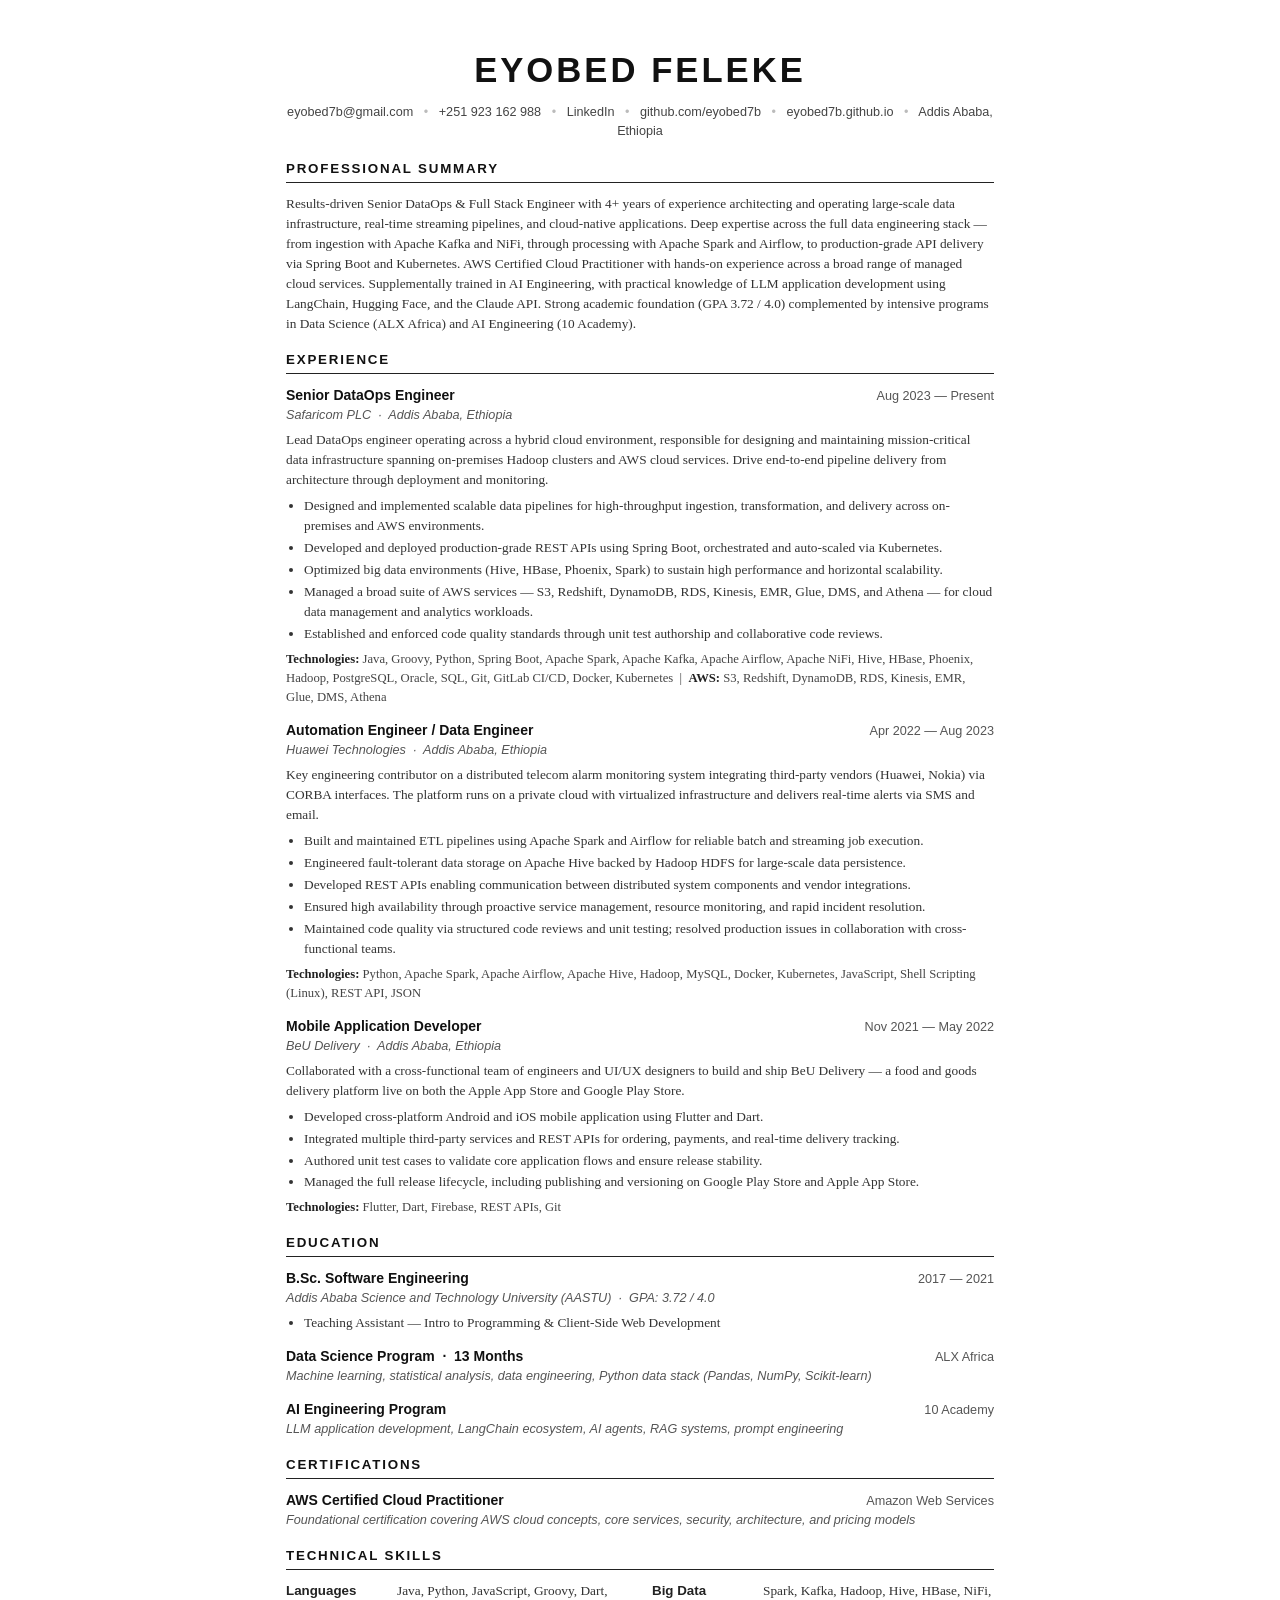
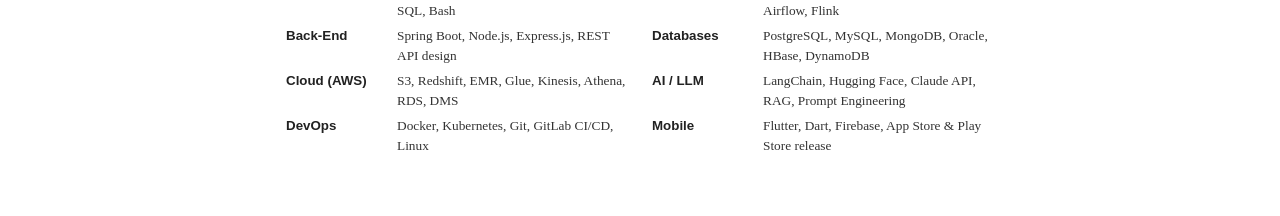
<file: assets/resume.html>
<!DOCTYPE html>
<html lang="en">
<head>
  <meta charset="UTF-8" />
  <meta name="viewport" content="width=device-width, initial-scale=1.0" />
  <title>Eyobed Feleke — Resume</title>
  <style>
    * { margin: 0; padding: 0; box-sizing: border-box; }

    body {
      font-family: 'Georgia', 'Times New Roman', serif;
      font-size: 10.5pt;
      color: #222;
      background: #fff;
      max-width: 820px;
      margin: 0 auto;
      padding: 44px 56px;
      line-height: 1.5;
    }

    /* ── Header ── */
    .header { text-align: center; margin-bottom: 18px; }

    .header h1 {
      font-family: 'Arial', sans-serif;
      font-size: 26pt;
      font-weight: 700;
      letter-spacing: 3px;
      text-transform: uppercase;
      color: #111;
      margin-bottom: 7px;
    }

    .contact {
      font-family: 'Arial', sans-serif;
      font-size: 9.5pt;
      color: #444;
    }
    .contact a { color: #444; text-decoration: none; }
    .contact a:hover { text-decoration: underline; }
    .contact .sep { margin: 0 7px; color: #bbb; }

    /* ── Section ── */
    .section { margin-bottom: 16px; }

    .section-title {
      font-family: 'Arial', sans-serif;
      font-size: 10pt;
      font-weight: 700;
      text-transform: uppercase;
      letter-spacing: 1.8px;
      color: #111;
      border-bottom: 1.5px solid #222;
      padding-bottom: 3px;
      margin-bottom: 11px;
    }

    /* ── Entry ── */
    .entry { margin-bottom: 13px; }

    .entry-header {
      display: flex;
      justify-content: space-between;
      align-items: baseline;
      gap: 8px;
    }

    .entry-title {
      font-family: 'Arial', sans-serif;
      font-size: 10.5pt;
      font-weight: 700;
      color: #111;
    }

    .entry-date {
      font-family: 'Arial', sans-serif;
      font-size: 9.5pt;
      color: #555;
      white-space: nowrap;
      flex-shrink: 0;
    }

    .entry-subtitle {
      font-family: 'Arial', sans-serif;
      font-size: 9.5pt;
      color: #555;
      font-style: italic;
      margin-bottom: 5px;
    }

    p.desc {
      font-size: 10pt;
      color: #333;
      margin-bottom: 6px;
    }

    ul {
      margin-left: 18px;
      margin-bottom: 6px;
    }
    ul li {
      font-size: 10pt;
      color: #333;
      margin-bottom: 2px;
    }

    .tech {
      font-size: 9.5pt;
      color: #444;
      margin-top: 4px;
    }
    .tech strong { color: #222; }

    /* ── Skills grid ── */
    .skills-grid {
      display: grid;
      grid-template-columns: 1fr 1fr;
      gap: 5px 24px;
    }

    .skill-row {
      display: flex;
      font-size: 10pt;
      gap: 6px;
    }

    .skill-label {
      font-family: 'Arial', sans-serif;
      font-weight: 700;
      min-width: 105px;
      color: #222;
      flex-shrink: 0;
    }

    .skill-value { color: #333; }

    /* ── Print ── */
    @media print {
      body { padding: 0; }
      @page { margin: 0.55in 0.6in; size: A4; }
    }
  </style>
</head>
<body>

  <!-- ═══════════════ HEADER ═══════════════ -->
  <div class="header">
    <h1>Eyobed Feleke</h1>
    <div class="contact">
      <a href="mailto:eyobed7b@gmail.com">eyobed7b@gmail.com</a>
      <span class="sep">•</span>
      +251 923 162 988
      <span class="sep">•</span>
      <a href="https://www.linkedin.com/in/eyobed-feleke-5157a9166/" target="_blank">LinkedIn</a>
      <span class="sep">•</span>
      <a href="https://github.com/eyobed7b" target="_blank">github.com/eyobed7b</a>
      <span class="sep">•</span>
      <a href="https://eyobed7b.github.io/" target="_blank">eyobed7b.github.io</a>
      <span class="sep">•</span>
      Addis Ababa, Ethiopia
    </div>
  </div>

  <!-- ═══════════════ SUMMARY ═══════════════ -->
  <div class="section">
    <div class="section-title">Professional Summary</div>
    <p class="desc">
      Results-driven Senior DataOps &amp; Full Stack Engineer with 4+ years of experience architecting
      and operating large-scale data infrastructure, real-time streaming pipelines, and cloud-native
      applications. Deep expertise across the full data engineering stack — from ingestion with Apache
      Kafka and NiFi, through processing with Apache Spark and Airflow, to production-grade API delivery
      via Spring Boot and Kubernetes. AWS Certified Cloud Practitioner with hands-on experience across a
      broad range of managed cloud services. Supplementally trained in AI Engineering, with practical
      knowledge of LLM application development using LangChain, Hugging Face, and the Claude API.
      Strong academic foundation (GPA 3.72 / 4.0) complemented by intensive programs in Data Science
      (ALX Africa) and AI Engineering (10 Academy).
    </p>
  </div>

  <!-- ═══════════════ EXPERIENCE ═══════════════ -->
  <div class="section">
    <div class="section-title">Experience</div>

    <!-- Safaricom -->
    <div class="entry">
      <div class="entry-header">
        <span class="entry-title">Senior DataOps Engineer</span>
        <span class="entry-date">Aug 2023 — Present</span>
      </div>
      <div class="entry-subtitle">Safaricom PLC &nbsp;·&nbsp; Addis Ababa, Ethiopia</div>
      <p class="desc">
        Lead DataOps engineer operating across a hybrid cloud environment, responsible for designing
        and maintaining mission-critical data infrastructure spanning on-premises Hadoop clusters and
        AWS cloud services. Drive end-to-end pipeline delivery from architecture through deployment and
        monitoring.
      </p>
      <ul>
        <li>Designed and implemented scalable data pipelines for high-throughput ingestion, transformation, and delivery across on-premises and AWS environments.</li>
        <li>Developed and deployed production-grade REST APIs using Spring Boot, orchestrated and auto-scaled via Kubernetes.</li>
        <li>Optimized big data environments (Hive, HBase, Phoenix, Spark) to sustain high performance and horizontal scalability.</li>
        <li>Managed a broad suite of AWS services — S3, Redshift, DynamoDB, RDS, Kinesis, EMR, Glue, DMS, and Athena — for cloud data management and analytics workloads.</li>
        <li>Established and enforced code quality standards through unit test authorship and collaborative code reviews.</li>
      </ul>
      <p class="tech">
        <strong>Technologies:</strong> Java, Groovy, Python, Spring Boot, Apache Spark, Apache Kafka,
        Apache Airflow, Apache NiFi, Hive, HBase, Phoenix, Hadoop, PostgreSQL, Oracle, SQL, Git,
        GitLab CI/CD, Docker, Kubernetes &nbsp;|&nbsp;
        <strong>AWS:</strong> S3, Redshift, DynamoDB, RDS, Kinesis, EMR, Glue, DMS, Athena
      </p>
    </div>

    <!-- Huawei -->
    <div class="entry">
      <div class="entry-header">
        <span class="entry-title">Automation Engineer / Data Engineer</span>
        <span class="entry-date">Apr 2022 — Aug 2023</span>
      </div>
      <div class="entry-subtitle">Huawei Technologies &nbsp;·&nbsp; Addis Ababa, Ethiopia</div>
      <p class="desc">
        Key engineering contributor on a distributed telecom alarm monitoring system integrating
        third-party vendors (Huawei, Nokia) via CORBA interfaces. The platform runs on a private cloud
        with virtualized infrastructure and delivers real-time alerts via SMS and email.
      </p>
      <ul>
        <li>Built and maintained ETL pipelines using Apache Spark and Airflow for reliable batch and streaming job execution.</li>
        <li>Engineered fault-tolerant data storage on Apache Hive backed by Hadoop HDFS for large-scale data persistence.</li>
        <li>Developed REST APIs enabling communication between distributed system components and vendor integrations.</li>
        <li>Ensured high availability through proactive service management, resource monitoring, and rapid incident resolution.</li>
        <li>Maintained code quality via structured code reviews and unit testing; resolved production issues in collaboration with cross-functional teams.</li>
      </ul>
      <p class="tech">
        <strong>Technologies:</strong> Python, Apache Spark, Apache Airflow, Apache Hive, Hadoop,
        MySQL, Docker, Kubernetes, JavaScript, Shell Scripting (Linux), REST API, JSON
      </p>
    </div>

    <!-- BeU -->
    <div class="entry">
      <div class="entry-header">
        <span class="entry-title">Mobile Application Developer</span>
        <span class="entry-date">Nov 2021 — May 2022</span>
      </div>
      <div class="entry-subtitle">BeU Delivery &nbsp;·&nbsp; Addis Ababa, Ethiopia</div>
      <p class="desc">
        Collaborated with a cross-functional team of engineers and UI/UX designers to build and ship
        BeU Delivery — a food and goods delivery platform live on both the Apple App Store and
        Google Play Store.
      </p>
      <ul>
        <li>Developed cross-platform Android and iOS mobile application using Flutter and Dart.</li>
        <li>Integrated multiple third-party services and REST APIs for ordering, payments, and real-time delivery tracking.</li>
        <li>Authored unit test cases to validate core application flows and ensure release stability.</li>
        <li>Managed the full release lifecycle, including publishing and versioning on Google Play Store and Apple App Store.</li>
      </ul>
      <p class="tech">
        <strong>Technologies:</strong> Flutter, Dart, Firebase, REST APIs, Git
      </p>
    </div>
  </div>

  <!-- ═══════════════ EDUCATION ═══════════════ -->
  <div class="section">
    <div class="section-title">Education</div>

    <div class="entry">
      <div class="entry-header">
        <span class="entry-title">B.Sc. Software Engineering</span>
        <span class="entry-date">2017 — 2021</span>
      </div>
      <div class="entry-subtitle">
        Addis Ababa Science and Technology University (AASTU) &nbsp;·&nbsp; GPA: 3.72 / 4.0
      </div>
      <ul>
        <li>Teaching Assistant — Intro to Programming &amp; Client-Side Web Development</li>
      </ul>
    </div>

    <div class="entry">
      <div class="entry-header">
        <span class="entry-title">Data Science Program &nbsp;·&nbsp; 13 Months</span>
        <span class="entry-date">ALX Africa</span>
      </div>
      <div class="entry-subtitle">
        Machine learning, statistical analysis, data engineering, Python data stack (Pandas, NumPy, Scikit-learn)
      </div>
    </div>

    <div class="entry">
      <div class="entry-header">
        <span class="entry-title">AI Engineering Program</span>
        <span class="entry-date">10 Academy</span>
      </div>
      <div class="entry-subtitle">
        LLM application development, LangChain ecosystem, AI agents, RAG systems, prompt engineering
      </div>
    </div>
  </div>

  <!-- ═══════════════ CERTIFICATIONS ═══════════════ -->
  <div class="section">
    <div class="section-title">Certifications</div>
    <div class="entry">
      <div class="entry-header">
        <span class="entry-title">AWS Certified Cloud Practitioner</span>
        <span class="entry-date">Amazon Web Services</span>
      </div>
      <div class="entry-subtitle">
        Foundational certification covering AWS cloud concepts, core services, security, architecture, and pricing models
      </div>
    </div>
  </div>

  <!-- ═══════════════ SKILLS ═══════════════ -->
  <div class="section">
    <div class="section-title">Technical Skills</div>
    <div class="skills-grid">
      <div class="skill-row">
        <span class="skill-label">Languages</span>
        <span class="skill-value">Java, Python, JavaScript, Groovy, Dart, SQL, Bash</span>
      </div>
      <div class="skill-row">
        <span class="skill-label">Big Data</span>
        <span class="skill-value">Spark, Kafka, Hadoop, Hive, HBase, NiFi, Airflow, Flink</span>
      </div>
      <div class="skill-row">
        <span class="skill-label">Back-End</span>
        <span class="skill-value">Spring Boot, Node.js, Express.js, REST API design</span>
      </div>
      <div class="skill-row">
        <span class="skill-label">Databases</span>
        <span class="skill-value">PostgreSQL, MySQL, MongoDB, Oracle, HBase, DynamoDB</span>
      </div>
      <div class="skill-row">
        <span class="skill-label">Cloud (AWS)</span>
        <span class="skill-value">S3, Redshift, EMR, Glue, Kinesis, Athena, RDS, DMS</span>
      </div>
      <div class="skill-row">
        <span class="skill-label">AI / LLM</span>
        <span class="skill-value">LangChain, Hugging Face, Claude API, RAG, Prompt Engineering</span>
      </div>
      <div class="skill-row">
        <span class="skill-label">DevOps</span>
        <span class="skill-value">Docker, Kubernetes, Git, GitLab CI/CD, Linux</span>
      </div>
      <div class="skill-row">
        <span class="skill-label">Mobile</span>
        <span class="skill-value">Flutter, Dart, Firebase, App Store &amp; Play Store release</span>
      </div>
    </div>
  </div>

</body>
</html>
</file>
